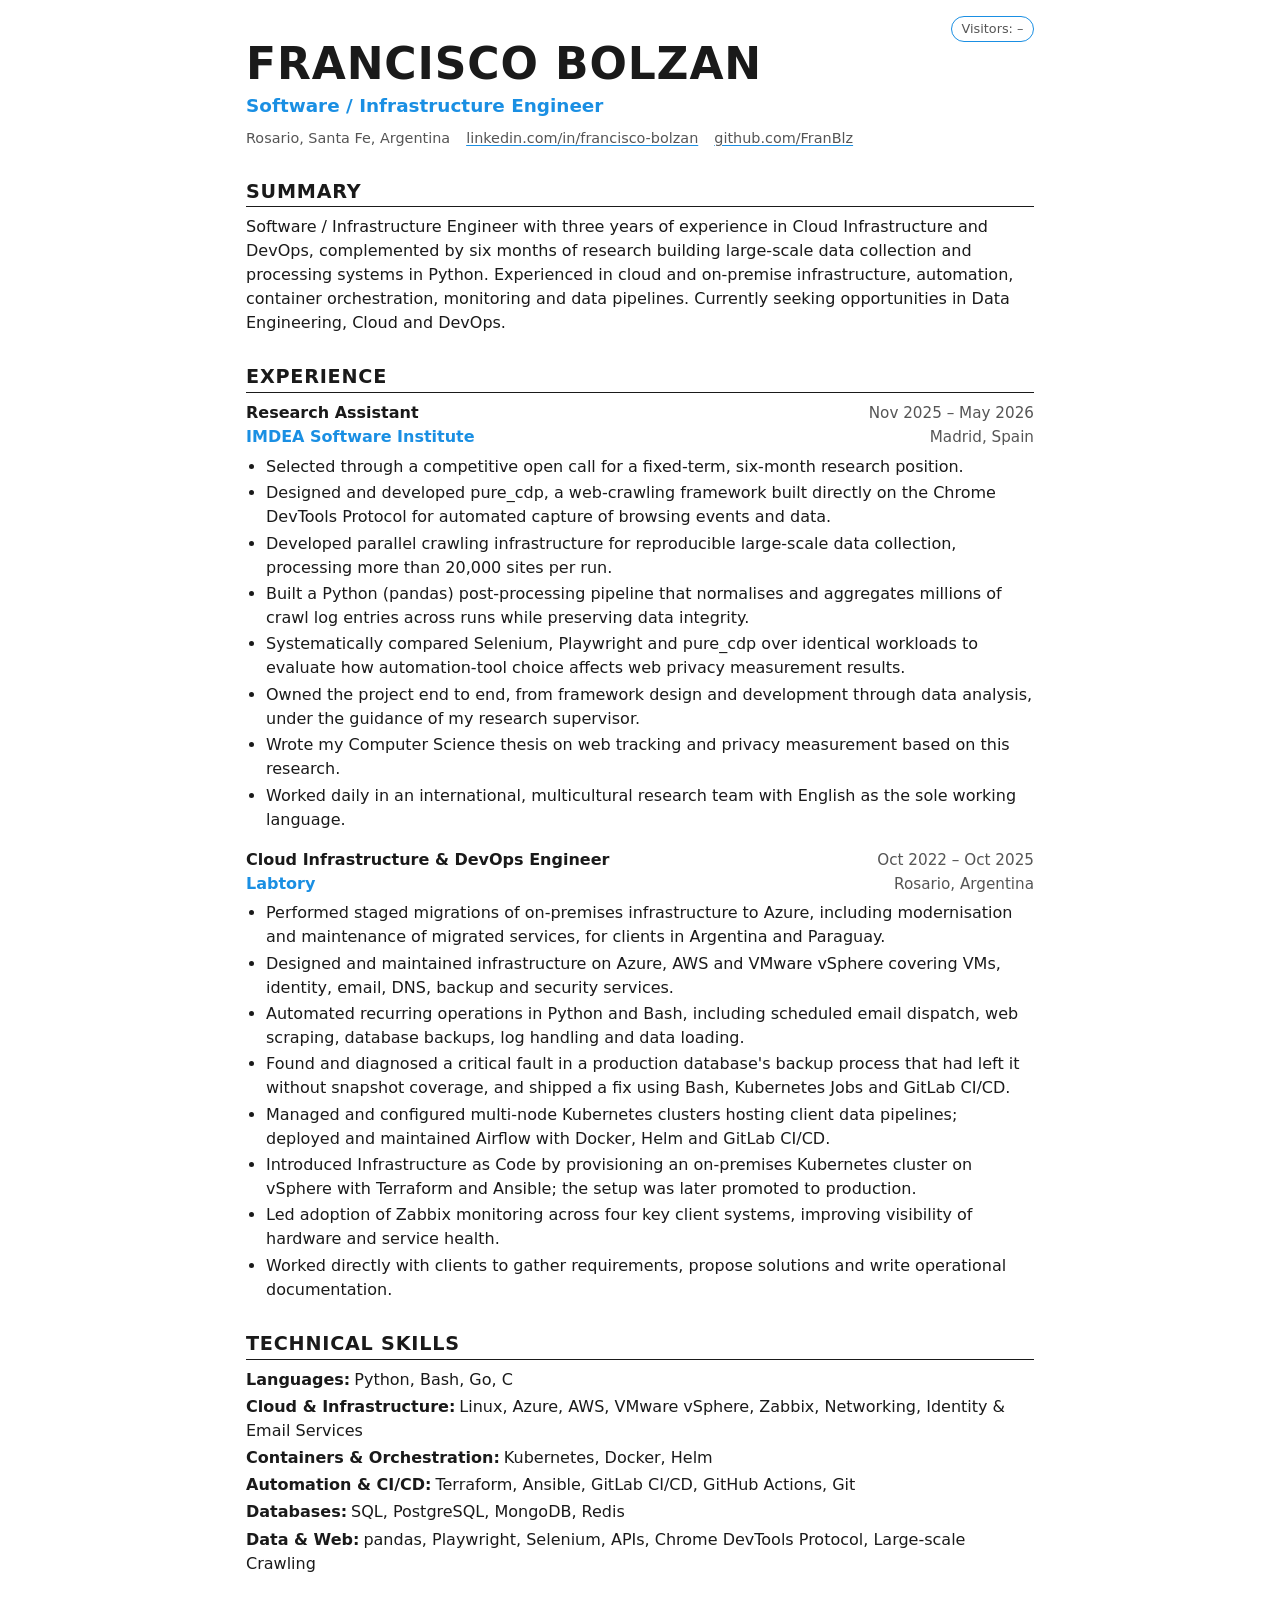
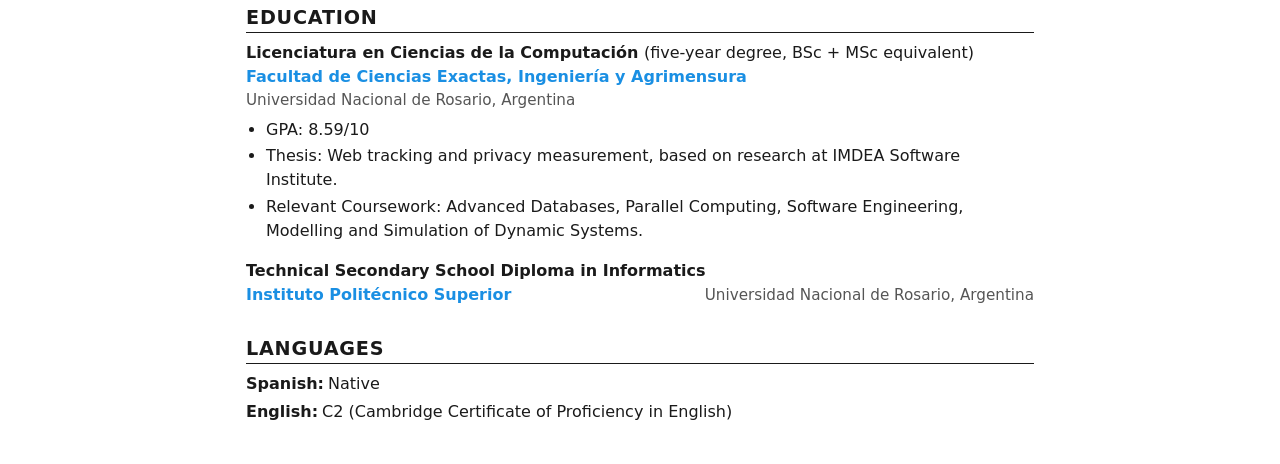
<file: frontend/index.html>
<!doctype html>
<html lang="en">
<head>
  <meta charset="utf-8">
  <meta http-equiv="Content-Security-Policy" content="default-src 'none'; style-src 'self'; img-src 'self'; script-src 'self'; connect-src 'self' https://de7gk4ckdh.execute-api.us-east-1.amazonaws.com; base-uri 'none'; form-action 'none'">
  <meta name="viewport" content="width=device-width, initial-scale=1">
  <title>Francisco Bolzan – Software / Infrastructure Engineer</title>
  <meta name="description" content="CV of Francisco Bolzan, Software / Infrastructure Engineer with experience in cloud infrastructure, DevOps and large-scale data collection.">
  <link rel="stylesheet" href="styles.css">
  <script src="counter.js" defer></script>
</head>
<body>
  <header class="page-header">
    <p class="visitors">Visitors: <span id="visitor-count">–</span></p>
    <h1>Francisco Bolzan</h1>
    <p class="role">Software / Infrastructure Engineer</p>
    <ul class="contact">
      <li>Rosario, Santa Fe, Argentina</li>
      <li><a href="https://www.linkedin.com/in/francisco-bolzan" rel="noopener">linkedin.com/in/francisco-bolzan</a></li>
      <li><a href="https://github.com/FranBlz" rel="noopener">github.com/FranBlz</a></li>
    </ul>
  </header>

  <main>
    <section id="summary">
      <h2>Summary</h2>
      <p>Software / Infrastructure Engineer with three years of experience in Cloud Infrastructure and DevOps, complemented by six months of research building large-scale data collection and processing systems in Python. Experienced in cloud and on-premise infrastructure, automation, container orchestration, monitoring and data pipelines. Currently seeking opportunities in Data Engineering, Cloud and DevOps.</p>
    </section>

    <section id="experience">
      <h2>Experience</h2>

      <article class="entry">
        <div class="entry-line">
          <h3>Research Assistant</h3>
          <p class="dates"><time datetime="2025-11">Nov 2025</time> – <time datetime="2026-05">May 2026</time></p>
        </div>
        <div class="entry-line">
          <p class="org">IMDEA Software Institute</p>
          <p class="place">Madrid, Spain</p>
        </div>
        <ul>
          <li>Selected through a competitive open call for a fixed-term, six-month research position.</li>
          <li>Designed and developed pure_cdp, a web-crawling framework built directly on the Chrome DevTools Protocol for automated capture of browsing events and data.</li>
          <li>Developed parallel crawling infrastructure for reproducible large-scale data collection, processing more than 20,000 sites per run.</li>
          <li>Built a Python (pandas) post-processing pipeline that normalises and aggregates millions of crawl log entries across runs while preserving data integrity.</li>
          <li>Systematically compared Selenium, Playwright and pure_cdp over identical workloads to evaluate how automation-tool choice affects web privacy measurement results.</li>
          <li>Owned the project end to end, from framework design and development through data analysis, under the guidance of my research supervisor.</li>
          <li>Wrote my Computer Science thesis on web tracking and privacy measurement based on this research.</li>
          <li>Worked daily in an international, multicultural research team with English as the sole working language.</li>
        </ul>
      </article>

      <article class="entry">
        <div class="entry-line">
          <h3>Cloud Infrastructure &amp; DevOps Engineer</h3>
          <p class="dates"><time datetime="2022-10">Oct 2022</time> – <time datetime="2025-10">Oct 2025</time></p>
        </div>
        <div class="entry-line">
          <p class="org">Labtory</p>
          <p class="place">Rosario, Argentina</p>
        </div>
        <ul>
          <li>Performed staged migrations of on-premises infrastructure to Azure, including modernisation and maintenance of migrated services, for clients in Argentina and Paraguay.</li>
          <li>Designed and maintained infrastructure on Azure, AWS and VMware vSphere covering VMs, identity, email, DNS, backup and security services.</li>
          <li>Automated recurring operations in Python and Bash, including scheduled email dispatch, web scraping, database backups, log handling and data loading.</li>
          <li>Found and diagnosed a critical fault in a production database's backup process that had left it without snapshot coverage, and shipped a fix using Bash, Kubernetes Jobs and GitLab CI/CD.</li>
          <li>Managed and configured multi-node Kubernetes clusters hosting client data pipelines; deployed and maintained Airflow with Docker, Helm and GitLab CI/CD.</li>
          <li>Introduced Infrastructure as Code by provisioning an on-premises Kubernetes cluster on vSphere with Terraform and Ansible; the setup was later promoted to production.</li>
          <li>Led adoption of Zabbix monitoring across four key client systems, improving visibility of hardware and service health.</li>
          <li>Worked directly with clients to gather requirements, propose solutions and write operational documentation.</li>
        </ul>
      </article>
    </section>

    <section id="skills">
      <h2>Technical Skills</h2>
      <dl class="skills">
        <div><dt>Languages</dt><dd>Python, Bash, Go, C</dd></div>
        <div><dt>Cloud &amp; Infrastructure</dt><dd>Linux, Azure, AWS, VMware vSphere, Zabbix, Networking, Identity &amp; Email Services</dd></div>
        <div><dt>Containers &amp; Orchestration</dt><dd>Kubernetes, Docker, Helm</dd></div>
        <div><dt>Automation &amp; CI/CD</dt><dd>Terraform, Ansible, GitLab CI/CD, GitHub Actions, Git</dd></div>
        <div><dt>Databases</dt><dd>SQL, PostgreSQL, MongoDB, Redis</dd></div>
        <div><dt>Data &amp; Web</dt><dd>pandas, Playwright, Selenium, APIs, Chrome DevTools Protocol, Large-scale Crawling</dd></div>
      </dl>
    </section>

    <section id="education">
      <h2>Education</h2>

      <article class="entry">
        <h3>Licenciatura en Ciencias de la Computación <span class="note">(five-year degree, BSc + MSc equivalent)</span></h3>
        <div class="entry-line">
          <p class="org">Facultad de Ciencias Exactas, Ingeniería y Agrimensura</p>
          <p class="place">Universidad Nacional de Rosario, Argentina</p>
        </div>
        <ul>
          <li>GPA: 8.59/10</li>
          <li>Thesis: Web tracking and privacy measurement, based on research at IMDEA Software Institute.</li>
          <li>Relevant Coursework: Advanced Databases, Parallel Computing, Software Engineering, Modelling and Simulation of Dynamic Systems.</li>
        </ul>
      </article>

      <article class="entry">
        <h3>Technical Secondary School Diploma in Informatics</h3>
        <div class="entry-line">
          <p class="org">Instituto Politécnico Superior</p>
          <p class="place">Universidad Nacional de Rosario, Argentina</p>
        </div>
      </article>
    </section>

    <section id="languages">
      <h2>Languages</h2>
      <dl class="skills">
        <div><dt>Spanish</dt><dd>Native</dd></div>
        <div><dt>English</dt><dd>C2 (Cambridge Certificate of Proficiency in English)</dd></div>
      </dl>
    </section>
  </main>
</body>
</html>
</file>
<file: frontend/styles.css>
/* Theme: change these to restyle the whole page */
:root {
  --text: #1a1a1a;
  --muted: #555;
  --accent: #1a8fe3;
  --rule: #1a1a1a;
  --bg: #fff;
  --page-width: 820px;
  --font: system-ui, -apple-system, "Segoe UI", Roboto, "Helvetica Neue", Arial, sans-serif;
}

@media (prefers-color-scheme: dark) {
  :root {
    --text: #e8e8e8;
    --muted: #a8a8a8;
    --accent: #5ab0f0;
    --rule: #e8e8e8;
    --bg: #16181c;
  }
}

*,
*::before,
*::after {
  box-sizing: border-box;
}

body {
  margin: 0;
  background: var(--bg);
  color: var(--text);
  font-family: var(--font);
  font-size: 1rem;
  line-height: 1.5;
}

header,
main {
  max-width: var(--page-width);
  margin: 0 auto;
  padding: 0 1rem;
}

a {
  color: inherit;
  text-decoration-color: var(--accent);
  text-underline-offset: 2px;
}

a:hover {
  color: var(--accent);
}

/* Header */
.page-header {
  position: relative;
  padding-top: 2.5rem;
}

.visitors {
  position: absolute;
  top: 1rem;
  right: 1rem;
  padding: 0.15rem 0.6rem;
  border: 1px solid var(--accent);
  border-radius: 999px;
  color: var(--muted);
  font-size: 0.8rem;
}

h1 {
  margin: 0;
  font-size: clamp(2rem, 6vw, 2.75rem);
  line-height: 1.1;
  letter-spacing: 0.02em;
  text-transform: uppercase;
}

.role {
  margin: 0.25rem 0 0.5rem;
  color: var(--accent);
  font-size: 1.15rem;
  font-weight: 600;
}

.contact {
  display: flex;
  flex-wrap: wrap;
  gap: 0.25rem 1rem;
  margin: 0;
  padding: 0;
  list-style: none;
  color: var(--muted);
  font-size: 0.9rem;
}

/* Sections */
section {
  margin-top: 1.75rem;
}

h2 {
  margin: 0 0 0.5rem;
  border-bottom: 1px solid var(--rule);
  font-size: 1.2rem;
  letter-spacing: 0.04em;
  text-transform: uppercase;
}

h3 {
  margin: 0;
  font-size: 1rem;
}

p {
  margin: 0;
}

/* Experience and education entries */
.entry + .entry {
  margin-top: 1rem;
}

.entry-line {
  display: flex;
  flex-wrap: wrap;
  justify-content: space-between;
  align-items: baseline;
  column-gap: 1rem;
}

.org {
  color: var(--accent);
  font-weight: 600;
}

.dates,
.place {
  color: var(--muted);
  font-size: 0.95rem;
}

.note {
  font-weight: 400;
}

.entry ul {
  margin: 0.35rem 0 0;
  padding-left: 1.25rem;
}

.entry li + li {
  margin-top: 0.15rem;
}

/* Skills and languages */
.skills {
  margin: 0;
}

.skills div + div {
  margin-top: 0.2rem;
}

.skills dt {
  display: inline;
  font-weight: 700;
}

.skills dt::after {
  content: ":";
}

.skills dd {
  display: inline;
  margin: 0 0 0 0.25rem;
}

main {
  padding-bottom: 2.5rem;
}

/* Phones: stack the dates and places under the titles */
@media (max-width: 560px) {
  .page-header {
    padding-top: 3.25rem;
  }

  .entry-line {
    flex-direction: column;
  }
}

/* Print / Save as PDF */
@media print {
  @page {
    margin: 1.2cm 1.5cm;
  }

  :root {
    --text: #000;
    --muted: #333;
    --rule: #000;
    --bg: #fff;
  }

  html {
    font-size: 9.5pt;
  }

  body {
    line-height: 1.35;
  }

  h1 {
    font-size: 2.4rem;
  }

  section {
    margin-top: 1rem;
  }

  header,
  main {
    max-width: none;
    padding: 0;
  }

  .page-header {
    padding-top: 0;
  }

  h2,
  h3,
  .entry-line {
    break-after: avoid;
  }

  li {
    break-inside: avoid;
  }

  a {
    text-decoration: none;
  }

  .visitors {
    display: none;
  }
}
</file>
